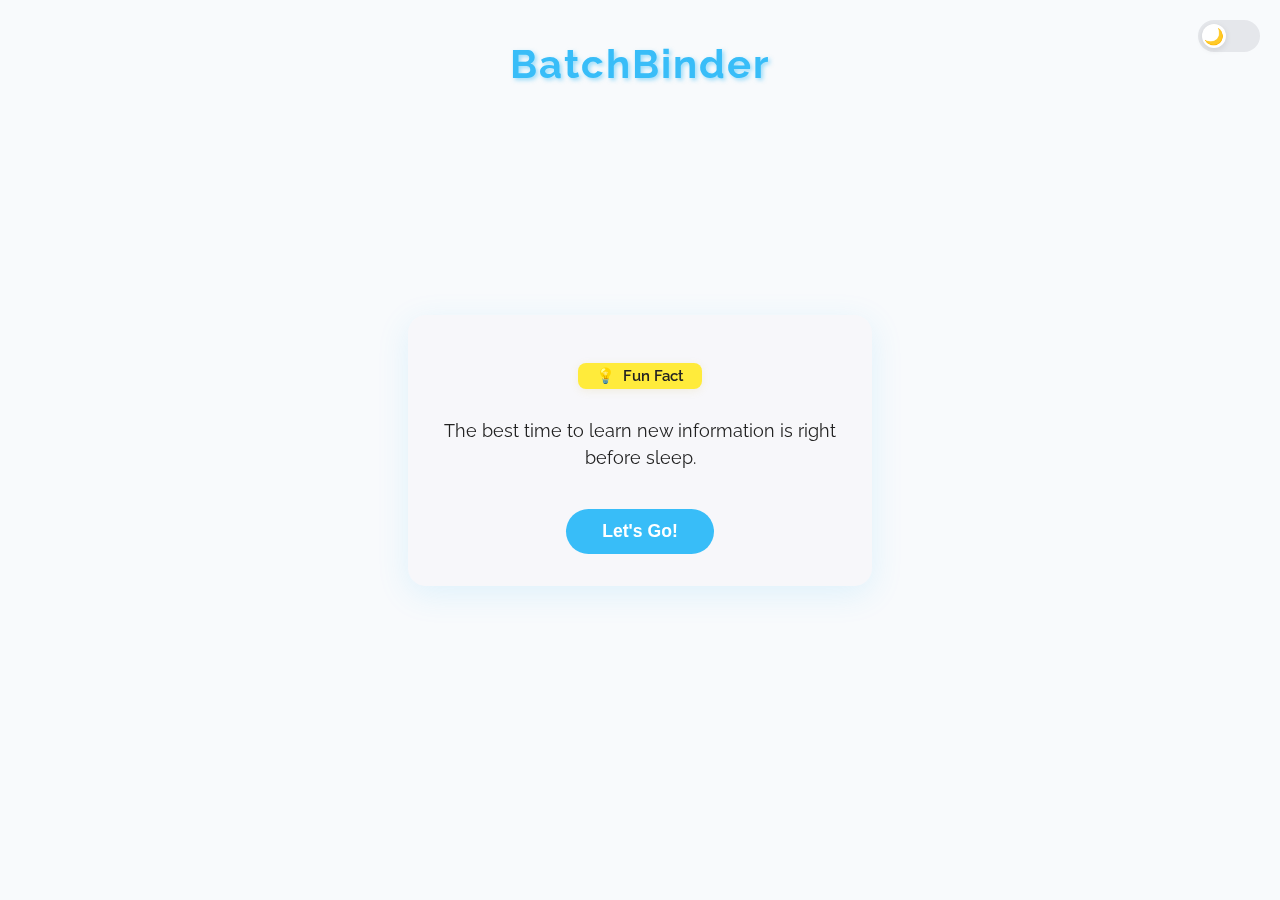
<file: index.html>
<!DOCTYPE html>
<html lang="en">
<head>
    <meta charset="UTF-8">
    <title>Welcome to BatchBinder</title>
    <meta name="viewport" content="width=device-width, initial-scale=1.0">
    <link href="https://fonts.googleapis.com/css?family=Raleway:400,700&display=swap" rel="stylesheet">
    <link rel="stylesheet" href="styles.css">
</head>
<body>
    <button class="theme-toggle-btn" id="themeToggle" aria-label="Toggle theme">
        <span id="themeIcon">🌙</span>
    </button>
    <div class="logo-container">
        <div class="batchbinder-logo">BatchBinder</div>
        <div class="logo-tagline">Your Everyday Backpack!</div>
    </div>
    <div class="particles-bg" id="particles-bg"></div>
    <div class="center-box" id="centerBox">
        <div class="fun-fact-badge">
            <span style="margin-right: 4px;">💡</span> Fun Fact
        </div>
        <div class="fact" id="fact">Loading a fun fact...</div>
        <button class="continue-btn" id="continueBtn">Let's Go!</button>
    </div>
    <script src="script.js"></script>
</body>
</html>
</file>
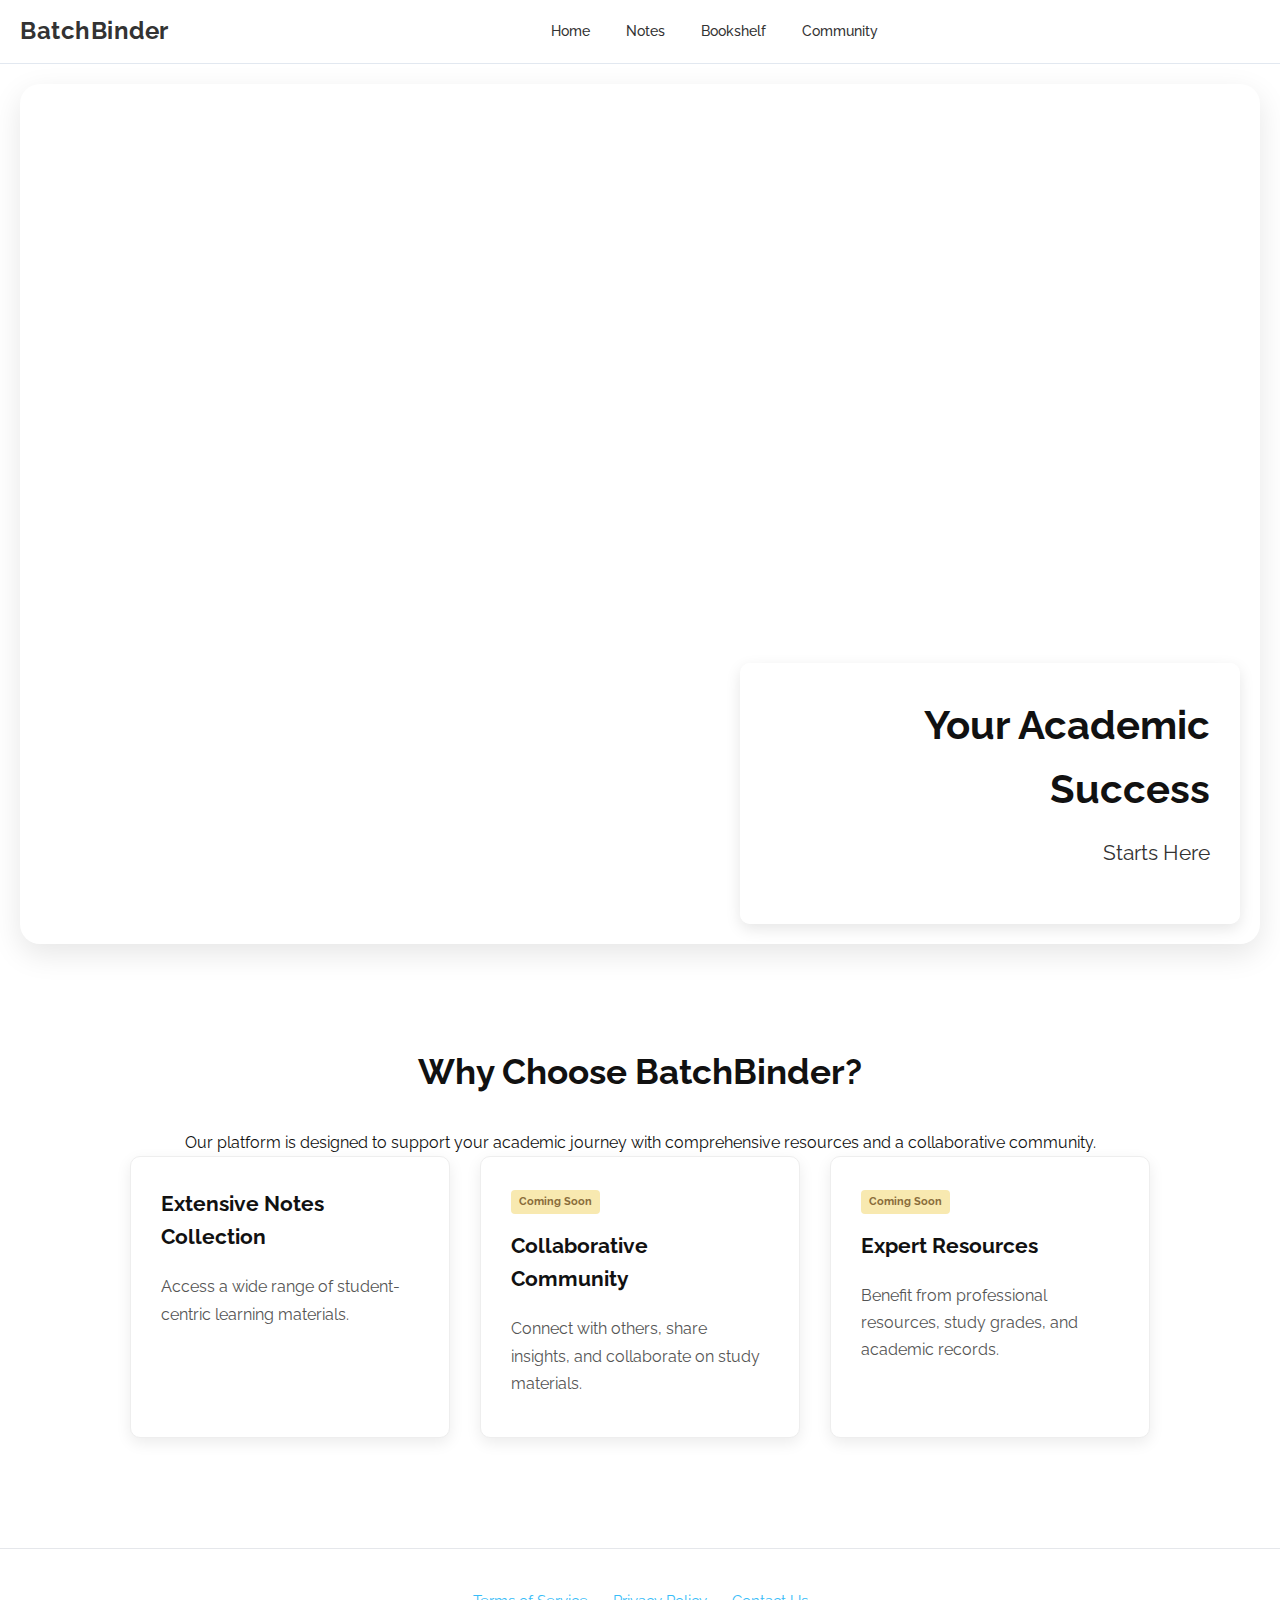
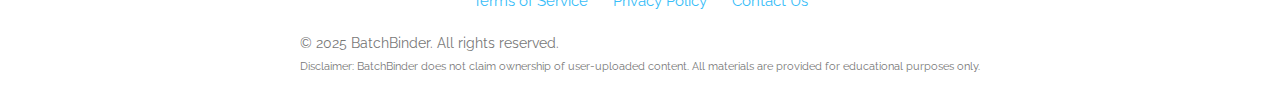
<file: index2.html>
<!DOCTYPE html>
<html lang="en">
<head>
    <meta charset="UTF-8">
    <meta name="viewport" content="width=device-width, initial-scale=1.0, minimum-scale=1.0, maximum-scale=1.0, user-scalable=no">
    <title>BatchBinder-Your Everyday Backpack!</title>
    <link href="https://fonts.googleapis.com/css?family=Raleway:400,700&display=swap" rel="stylesheet">
    <link href="https://fonts.googleapis.com/css?family=Poppins:400,600&display=swap" rel="stylesheet">
    <link href="navbar.css" rel="stylesheet">
    <style>
        * {
            margin: 0;
            padding: 0;
            box-sizing: border-box;
            font-family: 'Raleway', 'Poppins', 'Segoe UI', Tahoma, Geneva, Verdana, sans-serif;
            -webkit-tap-highlight-color: transparent;
        }
        
        html {
            scroll-behavior: smooth;
        }
        
        body {
            background-color: #fff;
            color: #111;
            line-height: 1.6;
            overflow-x: hidden;
        }
        
        .container {
            max-width: 1200px;
            margin: 0 auto;
            padding: 0 20px;
            width: 100%;
        }
        
        /* Mobile Header */
        .mobile-header {
            position: relative;
            height: 60vh;
            min-height: 300px;
            display: flex;
            align-items: center;
            justify-content: center;
            text-align: center;
            padding: 20px;
            background: linear-gradient(rgba(255,255,255,0.7), rgba(255,255,255,0.7)), 
                        url('https://images.unsplash.com/photo-1523050854058-8df90110c9f1?ixlib=rb-4.0.3&auto=format&fit=crop&w=1350&q=80');
            background-size: cover;
            background-position: center;
        }
        
        .mobile-header-content h1 {
            font-size: 2rem;
            margin-bottom: 15px;
            color: #111;
        }
        
        .mobile-header-content p {
            font-size: 1.2rem;
            color: #333;
        }
        
        /* Desktop Header */
        .desktop-header {
            position: relative;
            height: 100vh;
            min-height: 600px;
            display: none;
        }
        
        .header-slideshow {
            position: absolute;
            top: 20px;
            left: 20px;
            right: 20px;
            bottom: 20px;
            z-index: 1;
            overflow: hidden;
            border-radius: 20px;
            box-shadow: 0 10px 30px rgba(0,0,0,0.1);
        }
        
        .slide {
            position: absolute;
            top: 0;
            left: 0;
            width: 100%;
            height: 100%;
            opacity: 0;
            background-size: cover;
            background-position: center;
            animation: slideshow 20s linear infinite;
            border-radius: 20px;
        }
        
        @keyframes slideshow {
            0%, 20% { opacity: 1; }
            25%, 95% { opacity: 0; }
            100% { opacity: 1; }
        }
        
        .slide:nth-child(1) {
            background-image: url('https://images.unsplash.com/photo-1523050854058-8df90110c9f1?ixlib=rb-4.0.3');
            animation-delay: 0s;
        }
        
        .slide:nth-child(2) {
            background-image: url('https://images.unsplash.com/photo-1513258496099-48168024aec0?ixlib=rb-4.0.3');
            animation-delay: 5s;
        }
        
        .slide:nth-child(3) {
            background-image: url('https://images.unsplash.com/photo-1519389950473-47ba0277781c?ixlib=rb-4.0.3');
            animation-delay: 10s;
        }
        
        .slide:nth-child(4) {
            background-image: url('https://images.unsplash.com/photo-1501504905252-473c47e087f8?ixlib=rb-4.0.3');
            animation-delay: 15s;
        }
        
        .desktop-header-content {
            position: absolute;
            right: 40px;
            bottom: 40px;
            z-index: 2;
            background: rgba(255, 255, 255, 0.9);
            padding: 30px;
            max-width: 500px;
            text-align: right;
            border-radius: 10px;
            box-shadow: 0 5px 15px rgba(0,0,0,0.1);
        }
        
        .desktop-header-content h1 {
            font-size: 2.5rem;
            margin-bottom: 15px;
            color: #111;
        }
        
        .desktop-header-content p {
            font-size: 1.3rem;
            color: #333;
            margin-bottom: 25px;
        }
        
        /* Mobile Features */
        .mobile-features {
            padding: 40px 0;
            text-align: center;
        }
        
        .mobile-features h2 {
            font-size: 1.8rem;
            margin-bottom: 20px;
            color: #111;
        }
        
        .mobile-features-content {
            padding: 0 15px;
            max-width: 600px;
            margin: 0 auto;
        }
        
        .mobile-features-content p {
            margin-bottom: 20px;
            line-height: 1.7;
            color: #333;
            font-size: 1.1rem;
        }
        
        /* Desktop Features */
        .desktop-features {
            padding: 80px 0;
            text-align: center;
            display: none;
        }
        
        .desktop-features h2 {
            font-size: 2.2rem;
            margin-bottom: 30px;
            color: #111;
        }
        
        .desktop-features > p {
            max-width: 700px;
            margin: 0 auto 60px;
            font-size: 1.1rem;
            color: #555;
        }
        
        .features-container {
            display: flex;
            justify-content: center;
            gap: 30px;
            flex-wrap: wrap;
        }
        
        .feature {
            width: 320px;
            padding: 30px;
            background-color: #fff;
            border-radius: 10px;
            box-shadow: 0 5px 15px rgba(0, 0, 0, 0.08);
            text-align: left;
            border: 1px solid #eee;
            transition: all 0.3s ease;
            margin-bottom: 30px;
        }
        
        .feature:hover {
            transform: translateY(-10px);
            box-shadow: 0 15px 30px rgba(0, 0, 0, 0.12);
        }
        
        .feature h3 {
            font-size: 1.3rem;
            margin-bottom: 20px;
            color: #111;
        }
        
        .feature p {
            color: #555;
            line-height: 1.7;
            margin-bottom: 10px;
        }
        
        .coming-soon-badge {
            display: inline-block;
            background: #f8e9b0;
            color: #8a6d3b;
            font-size: 0.7rem;
            font-weight: 700;
            padding: 3px 8px;
            border-radius: 4px;
            margin-bottom: 15px;
        }
        /* Footer */
        .footer {
            width: 100%;
            padding: 40px 0 30px;
            background: #fff;
            border-top: 1px solid #e5e7eb;
        }
        
        .footer-content {
            display: flex;
            flex-direction: column;
            align-items: center;
        }
        
        .footer-links {
            display: flex;
            gap: 25px;
            margin-bottom: 20px;
        }
        
        .footer-link {
            color: #38bdf8;
            text-decoration: none;
            font-size: 0.95rem;
            transition: color 0.2s;
        }
        
        .footer-link:hover {
            color: #0ea5e9;
            text-decoration: underline;
        }
        
        .copyright {
            font-size: 0.85rem;
            color: #777;
        }
    
        
        /* Responsive Breakpoints */
        @media (max-width: 991px) {
            .mobile-header {
                display: flex;
            }
            .mobile-features {
                display: block;
            }
            .mobile-cta {
                display: block;
            }
            .desktop-header,
            .desktop-features{
                display: none;
            }
            
            .login-btn {
                display: none;
            }
            
            .navbar-links a.login-btn {
                display: block;
                text-align: center;
                margin-top: 15px;
                width: 100%;
            }
        }
        
        @media (min-width: 992px) {
            .mobile-header,
            .mobile-features,
            .mobile-cta {
                display: none;
            }
            .desktop-header,
            .desktop-features{
                display: block;
            }
            
            .login-btn {
                display: inline-block;
            }
        }
    </style>
</head>
<body>
    <nav class="navbar">
        <a href="index2.html" class="navbar-logo">BatchBinder</a>
        <div class="navbar-links">
            <a href="#">Home</a>
            <a href="notes.html">Notes</a>
            <a href="#" onclick="showComingSoonMessage('Bookshelf'); return false;">Bookshelf</a>
            <a href="#" onclick="showComingSoonMessage('Collaborative Community'); return false;">Community</a>
        </div>
        <button class="hamburger" id="hamburger" aria-label="Menu">
            <span></span>
            <span></span>
            <span></span>
        </button>
    </nav>

    <!-- Mobile Header -->
    <header class="mobile-header">
        <div class="mobile-header-content">
            <h1>Your Academic Success</h1>
            <p>Starts Here</p>
        </div>
    </header>

    <!-- Desktop Header -->
    <header class="desktop-header">
        <div class="header-slideshow">
            <div class="slide"></div>
            <div class="slide"></div>
            <div class="slide"></div>
            <div class="slide"></div>
        </div>
        <div class="desktop-header-content">
            <h1>Your Academic Success</h1>
            <p>Starts Here</p>
        </div>
    </header>

    <!-- Mobile Features -->
    <section class="mobile-features">
        <div class="container">
            <h2>Why Choose BatchBinder?</h2>
            <div class="mobile-features-content">
                <p>Our platform is designed to support your academic journey with comprehensive resources.</p>
                <p>Access a wide range of student-centric learning materials.</p>
            </div>
        </div>
    </section>

    <!-- Desktop Features -->
    <section class="desktop-features">
        <div class="container">
            <h2>Why Choose BatchBinder?</h2>
            <p>Our platform is designed to support your academic journey with comprehensive resources and a collaborative community.</p>
            <div class="features-container">
                <div class="feature">
                    <h3>Extensive Notes Collection</h3>
                    <p>Access a wide range of student-centric learning materials.</p>
                </div>
                <div class="feature" onclick="showComingSoonMessage('Collaborative Community')" style="cursor: pointer;">
                    <span class="coming-soon-badge">Coming Soon</span>
                    <h3>Collaborative Community</h3>
                    <p>Connect with others, share insights, and collaborate on study materials.</p>
                </div>
                <div class="feature" onclick="showComingSoonMessage('Expert Resources')" style="cursor: pointer;">
                    <span class="coming-soon-badge">Coming Soon</span>
                    <h3>Expert Resources</h3>
                    <p>Benefit from professional resources, study grades, and academic records.</p>
                </div>
            </div>
        </div>
    </section>
<!-- Footer -->
<footer class="footer">
    <div class="container">
        <div class="footer-content">
            <div class="footer-links">
                <a href="terms.html" class="footer-link">Terms of Service</a>
                <a href="privacy.html" class="footer-link">Privacy Policy</a>
                <a href="contact.html" class="footer-link">Contact Us</a>
            </div>
            <div class="copyright">
                &copy; 2025 BatchBinder. All rights reserved.<br>
                <small>Disclaimer: BatchBinder does not claim ownership of user-uploaded content. All materials are provided for educational purposes only.</small>
            </div>
        </div>
    </div>
</footer>

    <script src="index2.js"></script>
</body>
</html>
</file>
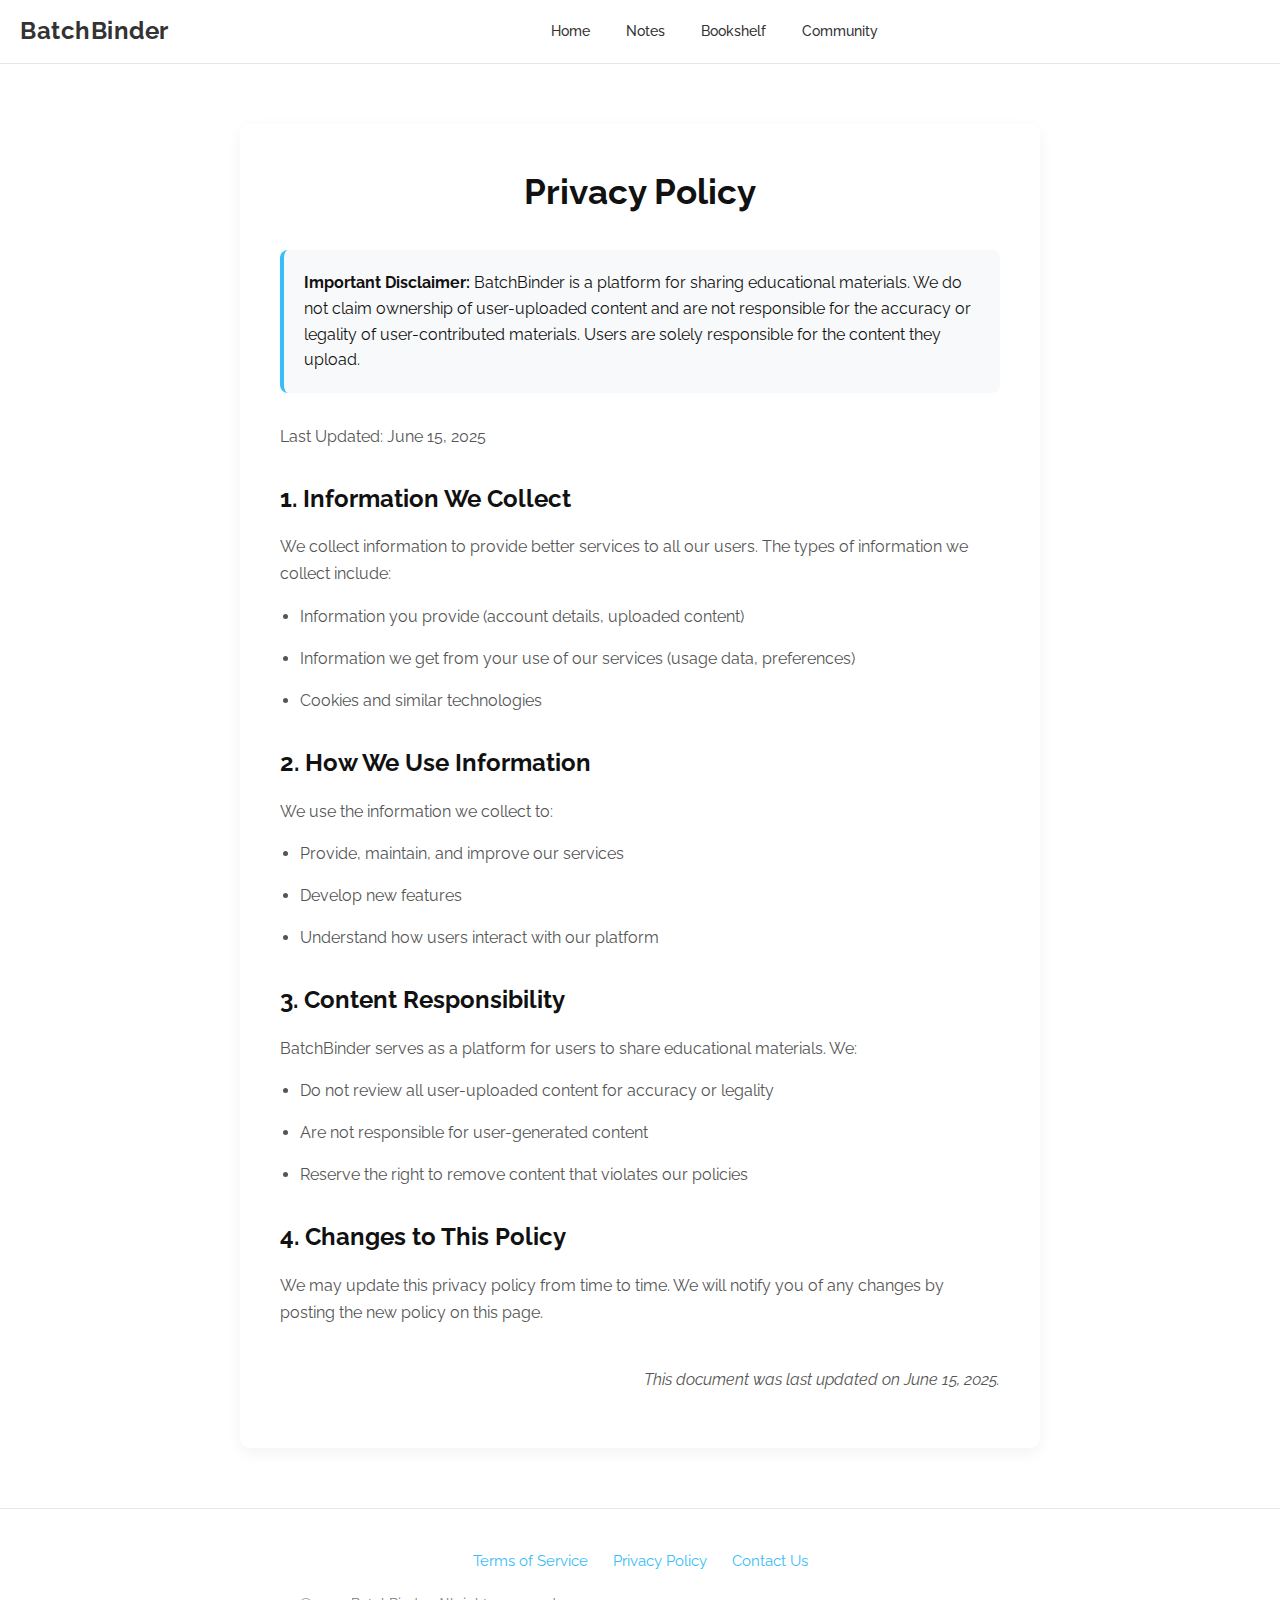
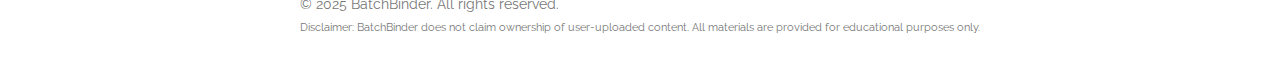
<file: privacy.html>
<!DOCTYPE html>
<html lang="en">
<head>
    <meta charset="UTF-8">
    <meta name="viewport" content="width=device-width, initial-scale=1.0">
    <title>Privacy Policy - BatchBinder</title>
    <link href="https://fonts.googleapis.com/css?family=Raleway:400,700&display=swap" rel="stylesheet">
    <link href="https://fonts.googleapis.com/css?family=Poppins:400,600&display=swap" rel="stylesheet">
    <link href="navbar.css" rel="stylesheet">
    <style>
        /* Reuse your existing styles from index.html */
        * {
            margin: 0;
            padding: 0;
            box-sizing: border-box;
            font-family: 'Raleway', 'Poppins', 'Segoe UI', Tahoma, Geneva, Verdana, sans-serif;
            -webkit-tap-highlight-color: transparent;
        }
        
        body {
            background-color: #fff;
            color: #111;
            line-height: 1.6;
        }
        
        .container {
            max-width: 1200px;
            margin: 0 auto;
            padding: 0 20px;
            width: 100%;
        }
        
        .policy-container {
            max-width: 800px;
            margin: 60px auto;
            padding: 40px;
            background: #fff;
            border-radius: 10px;
            box-shadow: 0 5px 15px rgba(0,0,0,0.05);
        }
        
        h1 {
            font-size: 2.2rem;
            margin-bottom: 30px;
            color: #111;
            text-align: center;
        }
        
        h2 {
            font-size: 1.5rem;
            margin: 30px 0 15px;
            color: #111;
        }
        
        p, li {
            color: #555;
            margin-bottom: 15px;
            line-height: 1.7;
        }
        
        ul {
            padding-left: 20px;
        }
        
        .last-updated {
            text-align: right;
            font-style: italic;
            color: #777;
            margin-top: 40px;
        }
        
        .disclaimer {
            background-color: #f8f9fa;
            padding: 20px;
            border-radius: 8px;
            margin: 30px 0;
            border-left: 4px solid #38bdf8;
        }
        
        .disclaimer strong {
            color: #111;
        }
         .footer {
            width: 100%;
            padding: 40px 0 30px;
            background: #fff;
            border-top: 1px solid #e5e7eb;
        }
        
        .footer-content {
            display: flex;
            flex-direction: column;
            align-items: center;
        }
        
        .footer-links {
            display: flex;
            gap: 25px;
            margin-bottom: 20px;
        }
        
        .footer-link {
            color: #38bdf8;
            text-decoration: none;
            font-size: 0.95rem;
            transition: color 0.2s;
        }
        
        .footer-link:hover {
            color: #0ea5e9;
            text-decoration: underline;
        }
        
        .copyright {
            font-size: 0.85rem;
            color: #777;
        }
    </style>
</head>
<body>
    <nav class="navbar">
        <a href="index2.html" class="navbar-logo">BatchBinder</a>
        <div class="navbar-links">
            <a href="index2.html">Home</a>
            <a href="notes.html">Notes</a>
            <a href="#" onclick="showComingSoonMessage('Bookshelf'); return false;">Bookshelf</a>
            <a href="#" onclick="showComingSoonMessage('Collaborative Community'); return false;">Community</a>
        </div>
        <button class="hamburger" id="hamburger" aria-label="Menu">
            <span></span>
            <span></span>
            <span></span>
        </button>
    </nav>

    <div class="container">
        <div class="policy-container">
            <h1>Privacy Policy</h1>
            
            <div class="disclaimer">
                <strong>Important Disclaimer:</strong> BatchBinder is a platform for sharing educational materials. 
                We do not claim ownership of user-uploaded content and are not responsible for the accuracy or 
                legality of user-contributed materials. Users are solely responsible for the content they upload.
            </div>
            
            <p>Last Updated: June 15, 2025</p>
            
            <h2>1. Information We Collect</h2>
            <p>We collect information to provide better services to all our users. The types of information we collect include:</p>
            <ul>
                <li>Information you provide (account details, uploaded content)</li>
                <li>Information we get from your use of our services (usage data, preferences)</li>
                <li>Cookies and similar technologies</li>
            </ul>
            
            <h2>2. How We Use Information</h2>
            <p>We use the information we collect to:</p>
            <ul>
                <li>Provide, maintain, and improve our services</li>
                <li>Develop new features</li>
                <li>Understand how users interact with our platform</li>
            </ul>
            
            <h2>3. Content Responsibility</h2>
            <p>BatchBinder serves as a platform for users to share educational materials. We:</p>
            <ul>
                <li>Do not review all user-uploaded content for accuracy or legality</li>
                <li>Are not responsible for user-generated content</li>
                <li>Reserve the right to remove content that violates our policies</li>
            </ul>
            
            <h2>4. Changes to This Policy</h2>
            <p>We may update this privacy policy from time to time. We will notify you of any changes by posting the new policy on this page.</p>
            
            <div class="last-updated">
                <p>This document was last updated on June 15, 2025.</p>
            </div>
        </div>
    </div>

    <footer class="footer">
        <div class="container">
            <div class="footer-content">
                <div class="footer-links">
                    <a href="terms.html" class="footer-link">Terms of Service</a>
                    <a href="privacy.html" class="footer-link">Privacy Policy</a>
                    <a href="contact.html" class="footer-link">Contact Us</a>
                </div>
                <div class="copyright">
                    &copy; 2025 BatchBinder. All rights reserved.<br>
                    <small>Disclaimer: BatchBinder does not claim ownership of user-uploaded content. All materials are provided for educational purposes only.</small>
                </div>
            </div>
        </div>
    </footer>

    <script src="index2.js"></script>
</body>
</html>
</file>
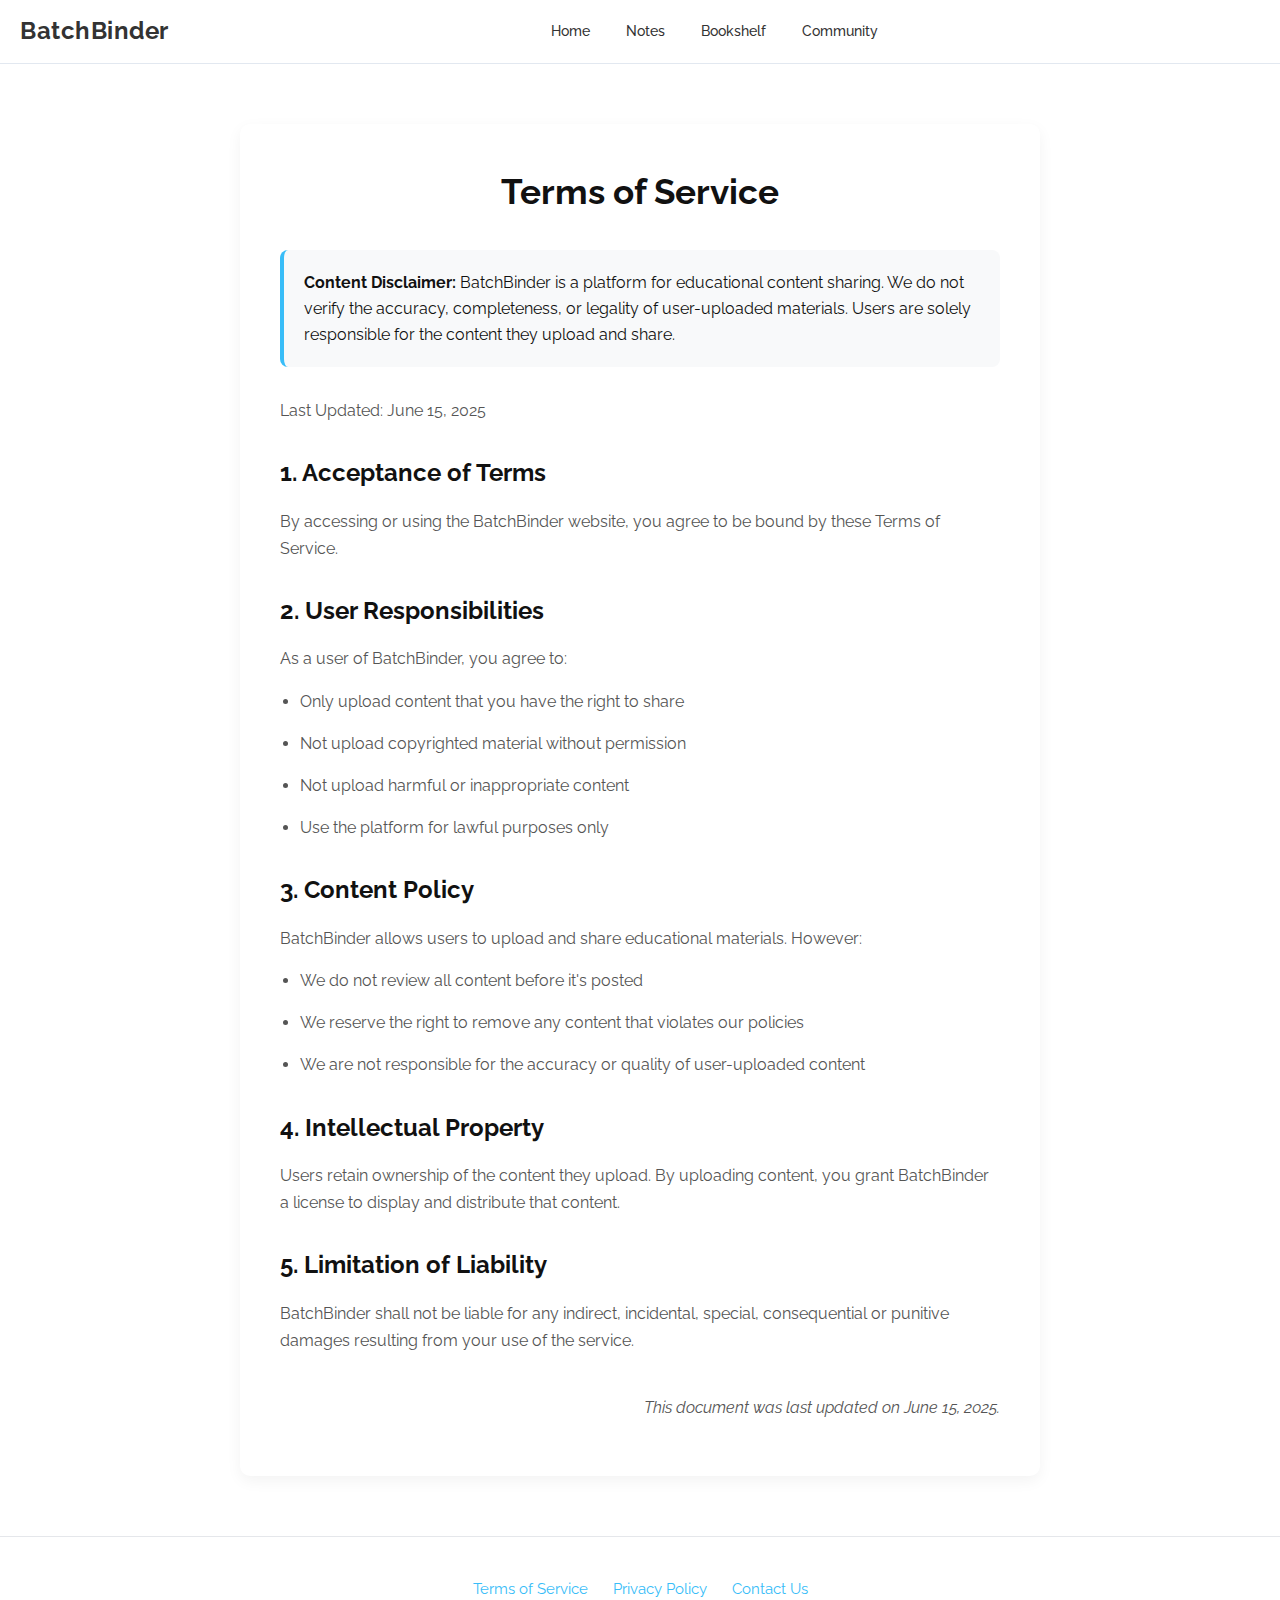
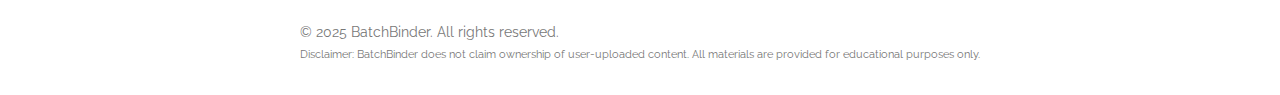
<file: terms.html>
<!DOCTYPE html>
<html lang="en">
<head>
    <meta charset="UTF-8">
    <meta name="viewport" content="width=device-width, initial-scale=1.0">
    <title>Terms of Service - BatchBinder</title>
    <link href="https://fonts.googleapis.com/css?family=Raleway:400,700&display=swap" rel="stylesheet">
    <link href="https://fonts.googleapis.com/css?family=Poppins:400,600&display=swap" rel="stylesheet">
    <link href="navbar.css" rel="stylesheet">
    <style>
        /* Reuse the same styles as privacy.html */
        * {
            margin: 0;
            padding: 0;
            box-sizing: border-box;
            font-family: 'Raleway', 'Poppins', 'Segoe UI', Tahoma, Geneva, Verdana, sans-serif;
            -webkit-tap-highlight-color: transparent;
        }
        
        body {
            background-color: #fff;
            color: #111;
            line-height: 1.6;
        }
        
        .container {
            max-width: 1200px;
            margin: 0 auto;
            padding: 0 20px;
            width: 100%;
        }
        
        .terms-container {
            max-width: 800px;
            margin: 60px auto;
            padding: 40px;
            background: #fff;
            border-radius: 10px;
            box-shadow: 0 5px 15px rgba(0,0,0,0.05);
        }
        
        h1 {
            font-size: 2.2rem;
            margin-bottom: 30px;
            color: #111;
            text-align: center;
        }
        
        h2 {
            font-size: 1.5rem;
            margin: 30px 0 15px;
            color: #111;
        }
        
        p, li {
            color: #555;
            margin-bottom: 15px;
            line-height: 1.7;
        }
        
        ul {
            padding-left: 20px;
        }
        
        .last-updated {
            text-align: right;
            font-style: italic;
            color: #777;
            margin-top: 40px;
        }
        
        .disclaimer {
            background-color: #f8f9fa;
            padding: 20px;
            border-radius: 8px;
            margin: 30px 0;
            border-left: 4px solid #38bdf8;
        }
        
        .disclaimer strong {
            color: #111;
        }
         .footer {
            width: 100%;
            padding: 40px 0 30px;
            background: #fff;
            border-top: 1px solid #e5e7eb;
        }
        
        .footer-content {
            display: flex;
            flex-direction: column;
            align-items: center;
        }
        
        .footer-links {
            display: flex;
            gap: 25px;
            margin-bottom: 20px;
        }
        
        .footer-link {
            color: #38bdf8;
            text-decoration: none;
            font-size: 0.95rem;
            transition: color 0.2s;
        }
        
        .footer-link:hover {
            color: #0ea5e9;
            text-decoration: underline;
        }
        
        .copyright {
            font-size: 0.85rem;
            color: #777;
        }
    </style>
</head>
<body>
    <nav class="navbar">
        <a href="index2.html" class="navbar-logo">BatchBinder</a>
        <div class="navbar-links">
            <a href="index2.html">Home</a>
            <a href="notes.html">Notes</a>
            <a href="#" onclick="showComingSoonMessage('Bookshelf'); return false;">Bookshelf</a>
            <a href="#" onclick="showComingSoonMessage('Collaborative Community'); return false;">Community</a>
        </div>
        <button class="hamburger" id="hamburger" aria-label="Menu">
            <span></span>
            <span></span>
            <span></span>
        </button>
    </nav>

    <div class="container">
        <div class="terms-container">
            <h1>Terms of Service</h1>
            
            <div class="disclaimer">
                <strong>Content Disclaimer:</strong> BatchBinder is a platform for educational content sharing. 
                We do not verify the accuracy, completeness, or legality of user-uploaded materials. 
                Users are solely responsible for the content they upload and share.
            </div>
            
            <p>Last Updated: June 15, 2025</p>
            
            <h2>1. Acceptance of Terms</h2>
            <p>By accessing or using the BatchBinder website, you agree to be bound by these Terms of Service.</p>
            
            <h2>2. User Responsibilities</h2>
            <p>As a user of BatchBinder, you agree to:</p>
            <ul>
                <li>Only upload content that you have the right to share</li>
                <li>Not upload copyrighted material without permission</li>
                <li>Not upload harmful or inappropriate content</li>
                <li>Use the platform for lawful purposes only</li>
            </ul>
            
            <h2>3. Content Policy</h2>
            <p>BatchBinder allows users to upload and share educational materials. However:</p>
            <ul>
                <li>We do not review all content before it's posted</li>
                <li>We reserve the right to remove any content that violates our policies</li>
                <li>We are not responsible for the accuracy or quality of user-uploaded content</li>
            </ul>
            
            <h2>4. Intellectual Property</h2>
            <p>Users retain ownership of the content they upload. By uploading content, you grant BatchBinder a license to display and distribute that content.</p>
            
            <h2>5. Limitation of Liability</h2>
            <p>BatchBinder shall not be liable for any indirect, incidental, special, consequential or punitive damages resulting from your use of the service.</p>
            
            <div class="last-updated">
                <p>This document was last updated on June 15, 2025.</p>
            </div>
        </div>
    </div>

    <footer class="footer">
        <div class="container">
            <div class="footer-content">
                <div class="footer-links">
                    <a href="terms.html" class="footer-link">Terms of Service</a>
                    <a href="privacy.html" class="footer-link">Privacy Policy</a>
                    <a href="contact.html" class="footer-link">Contact Us</a>
                </div>
                <div class="copyright">
                    &copy; 2025 BatchBinder. All rights reserved.<br>
                    <small>Disclaimer: BatchBinder does not claim ownership of user-uploaded content. All materials are provided for educational purposes only.</small>
                </div>
            </div>
        </div>
    </footer>

    <script src="index2.js"></script>
</body>
</html>
</file>
<file: styles.css>
body {
    min-height: 100vh;
    margin: 0;
    background: #f8fafc;
    display: flex;
    align-items: center;
    justify-content: center;
    font-family: 'Raleway', Arial, sans-serif;
    overflow: hidden;
    transition: background-color 0.3s ease, color 0.3s ease;
}

body.dark-mode {
    background: #111;
    color: linen;
}

.logo-container {
    position: fixed;
    top: 40px;
    left: 50%;
    transform: translateX(-50%);
    z-index: 2;
    text-align: center;
}

.batchbinder-logo {
    font-size: 2.5rem;
    font-weight: bold;
    letter-spacing: 2px;
    color: #38bdf8;
    display: inline-block;
    text-shadow: 2px 2px 4px rgba(56,189,248,0.5);
    transition: transform 0.3s cubic-bezier(.4,2,.6,1);
}

.logo-tagline {
    position: absolute;
    width: 100%;
    text-align: center;
    left: 0;
    top: 100%;
    font-size: 0.9rem;
    color: #666;
    opacity: 0;
    transform: translateY(-10px);
    transition: all 0.3s ease;
}

body.dark-mode .logo-tagline {
    color: #aaa;
}

.logo-container:hover .batchbinder-logo {
    transform: translateY(-5px);
}

.logo-container:hover .logo-tagline {
    opacity: 1;
    transform: translateY(0);
}

.theme-toggle-btn {
    position: fixed;
    top: 20px;
    right: 20px;
    background: #e5e7eb;
    border: none;
    cursor: pointer;
    width: 62px;
    height: 32px;
    border-radius: 16px;
    transition: all 0.3s ease;
    margin-bottom: 20px;
    display: flex;
    align-items: center;
    padding: 4px;
    z-index: 10;
}

#themeIcon {
    position: absolute;
    width: 24px;
    height: 24px;
    background: #fff;
    border-radius: 50%;
    display: flex;
    align-items: center;
    justify-content: center;
    font-size: 16px;
    transform: translateX(0);
    transition: transform 0.3s ease, background-color 0.3s;
    box-shadow: 0 2px 6px rgba(0,0,0,0.1);
}

.theme-toggle-btn.dark {
    background: #1e293b;
}

.theme-toggle-btn.dark #themeIcon {
    transform: translateX(30px);
    background: #0ea5e9;
}

.particles-bg {
    position: fixed;
    inset: 0;
    z-index: 0;
    pointer-events: none;
    perspective: 1000px;
}

.particle {
    position: absolute;
    border-radius: 50%;
    opacity: 0;
    animation: particleFloat 4s cubic-bezier(0.4, 0, 0.2, 1) infinite;
}

@keyframes particleFloat {
    0% {
        transform: translateY(100vh) translateZ(0) rotate(0deg);
        opacity: 0;
    }
    20% { opacity: 1; }
    90% { opacity: 1; }
    100% {
        transform: translateY(-20vh) translateZ(100px) rotate(360deg);
        opacity: 0;
    }
}

.center-box {
    background: #f7f7fa;
    border-radius: 18px;
    box-shadow: 0 8px 32px rgba(56,189,248,0.13);
    padding: 48px 32px 32px 32px;
    text-align: center;
    max-width: 400px;
    width: 90%;
    border: none;
    position: relative;
    z-index: 1;
    transition: background-color 0.3s ease, color 0.3s ease, box-shadow 0.3s ease;
    display: flex;
    flex-direction: column;
    align-items: center;
    margin: 20px;
}

.fun-fact-badge {
    position: relative;
    display: block;
    font-size: 0.95rem;
    color: #222;
    background: #ffeb3b;
    padding: 4px 18px;
    border-radius: 8px;
    margin-bottom: 28px;
    margin-top: 0;
    font-weight: 600;
    box-shadow: 0 2px 8px rgba(212,175,55,0.13);
    left: 0;
    right: 0;
    text-align: center;
}

body.dark-mode .fun-fact-badge {
    color: #222;
    background: #ffe066;
}

body.dark-mode .center-box {
    background: #1a1a1a;
    color: linen;
    box-shadow: 0 8px 32px rgba(56,189,248,0.2);
}

body.dark-mode .fact {
    color: linen;
}

.fact {
    font-size: 1.15rem;
    color: #222;
    margin-bottom: 32px;
    min-height: 60px;
    line-height: 1.5;
}

.continue-btn {
    background: #38bdf8;
    color: #fff;
    border: none;
    border-radius: 24px;
    padding: 12px 36px;
    font-size: 1.1rem;
    font-weight: bold;
    cursor: pointer;
    transition: background 0.2s, opacity 0.4s;
}

.continue-btn:hover {
    background: #0ea5e9;
}

.fade-out {
    opacity: 0;
    pointer-events: none;
    transition: all 0.7s cubic-bezier(.4,2,.6,1);
}

@media (max-width: 700px) {
    .theme-toggle-btn {
        display: none !important;
    }
    body {
        background: #f8fafc !important;
        color: #222 !important;
    }
    .center-box {
        background: #e6e6ea !important;
        color: #111 !important;
        box-shadow: 0 4px 24px rgba(56, 56, 56, 0.10) !important;
        padding: 36px 24px;
        width: 85%;
    }
    .center-box .fact {
        color: #111 !important;
        font-size: 1rem;
    }
    .batchbinder-logo {
        font-size: 2rem;
    }
    .continue-btn {
        padding: 10px 30px;
        font-size: 1rem;
    }
}
</file>
<file: navbar.css>
/* Base Styles */
:root {
    --primary-color: #38bdf8;
    --primary-hover: #0ea5e9;
    --secondary-color: #64748b;
    --error-color: #dc2626;
    --success-color: #059669;
    --bg-color: #f5f7fa;
    --card-color: #ffffff;
    --text-color: #333333;
    --border-color: #e2e8f0;
    --shadow: 0 2px 10px rgba(0, 0, 0, 0.1);
}

body.dark-mode {
    --bg-color: #1e293b;
    --card-color: #334155;
    --text-color: #f8fafc;
    --border-color: #475569;
    --shadow: 0 2px 10px rgba(0, 0, 0, 0.3);
}

* {
    margin: 0;
    padding: 0;
    box-sizing: border-box;
    font-family: 'Raleway', 'Poppins', sans-serif;
    transition: background-color 0.3s ease, color 0.3s ease;
}

body {
    background-color: var(--bg-color);
    color: var(--text-color);
    line-height: 1.6;
}

/* Navbar Styles */
.navbar {
    width: 100%;
    background: var(--card-color);
    color: var(--text-color);
    display: flex;
    flex-wrap: wrap;
    align-items: center;
    justify-content: space-between;
    padding: 10px 15px;
    position: relative;
    z-index: 10;
    border-bottom: 1px solid var(--border-color);
}

.navbar-logo {
    font-size: 1.5rem;
    font-weight: bold;
    letter-spacing: 0.5px;
    color: var(--text-color);
    text-decoration: none;
    display: flex;
    align-items: center;
    margin-right: auto;
    transition: transform 0.25s, box-shadow 0.25s;
}
.navbar-links {
    display: none;
    width: 100%;
    flex-direction: column;
    gap: 15px;
    align-items: flex-start;
    padding: 15px 0;
    order: 3;
}

.navbar-links.active {
    display: flex;
}

.navbar-links a {
    color: var(--text-color);
    text-decoration: none;
    font-size: 0.95rem;
    font-weight: 500;
    transition: color 0.2s;
    padding: 5px 0;
    width: 100%;
    display: block;
    position: relative;
}

.navbar-links a:hover {
    color: var(--primary-color);
}

.navbar-links a::after {
    content: '';
    position: absolute;
    bottom: -5px;
    left: 0;
    width: 100%;
    height: 2px;
    background: currentColor;
    transform: scaleX(0);
    transition: transform 0.3s ease;
}

.navbar-links a:hover::after {
    transform: scaleX(1);
}

.navbar-links a.active {
    color: var(--primary-color);
}

.navbar-actions {
    display: flex;
    align-items: center;
    gap: 10px;
    margin-left: auto;
}

.navbar-btn {
    border-radius: 18px;
    border: none;
    background: var(--primary-color);
    color: white;
    padding: 6px 15px;
    font-weight: 600;
    font-size: 0.9rem;
    cursor: pointer;
    transition: all 0.2s;
    text-decoration: none;
    box-shadow: 0 2px 8px rgba(56,189,248,0.08);
    outline: none;
    display: inline-block;
}

.navbar-btn:hover {
    background: var(--primary-hover);
    transform: translateY(-2px) scale(1.04);
    box-shadow: 0 4px 12px rgba(56,189,248,0.18);
}

.theme-toggle-btn {
    background: var(--border-color);
    border: none;
    cursor: pointer;
    position: relative;
    width: 56px;
    height: 28px;
    border-radius: 14px;
    transition: all 0.3s ease;
    display: flex;
    align-items: center;
    padding: 3px;
}

#themeIcon {
    position: absolute;
    width: 22px;
    height: 22px;
    background: var(--card-color);
    border-radius: 50%;
    display: flex;
    align-items: center;
    justify-content: center;
    font-size: 14px;
    transform: translateX(0);
    transition: transform 0.3s ease;
    box-shadow: var(--shadow);
}

.theme-toggle-btn.dark {
    background: #1e293b;
}

.theme-toggle-btn.dark #themeIcon {
    transform: translateX(28px);
    background: var(--primary-color);
}

.hamburger {
    display: flex;
    flex-direction: column;
    justify-content: space-around;
    width: 28px;
    height: 24px;
    background: transparent;
    border: none;
    cursor: pointer;
    padding: 0;
    margin-left: 10px;
    z-index: 10;
}

.hamburger span {
    width: 100%;
    height: 3px;
    background: var(--text-color);
    border-radius: 3px;
    transition: all 0.3s ease;
    transform-origin: left center;
}

.hamburger.active span:nth-child(1) {
    transform: rotate(45deg) translate(1px, -1px);
}

.hamburger.active span:nth-child(2) {
    opacity: 0;
}

.hamburger.active span:nth-child(3) {
    transform: rotate(-45deg) translate(1px, 1px);
}

/* Container and Content Styles */
.container {
    max-width: 1200px;
    margin: 0 auto;
    padding: 20px;
}

.btn {
    padding: 12px 20px;
    border: none;
    border-radius: 6px;
    cursor: pointer;
    font-size: 16px;
    font-weight: 600;
    transition: all 0.3s;
    display: inline-block;
    text-align: center;
}

.btn-primary {
    background: var(--primary-color);
    color: white;
}

.btn-primary:hover {
    background: var(--primary-hover);
    transform: translateY(-2px);
}

.btn-secondary {
    background: var(--secondary-color);
    color: white;
}

.btn-secondary:hover {
    background: var(--secondary-hover);
}

.btn-block {
    width: 100%;
    display: block;
}

.message {
    padding: 10px;
    border-radius: 6px;
    margin: 10px 0;
    text-align: center;
}

.error-message {
    background-color: rgba(220, 38, 38, 0.1);
    color: var(--error-color);
}

.success-message {
    background-color: rgba(5, 150, 105, 0.1);
    color: var(--success-color);
}

.loading {
    text-align: center;
    padding: 20px;
    color: var(--secondary-color);
}

.empty-state {
    text-align: center;
    padding: 40px;
    color: var(--secondary-color);
}

.error-state {
    text-align: center;
    padding: 40px;
    color: var(--error-color);
}

/* Desktop Styles */
@media (min-width: 768px) {
    .navbar {
        flex-wrap: nowrap;
        padding: 0 20px;
        height: 64px;
    }
    
    .navbar-logo {
        margin-right: 0;
    }
    
    .navbar-links {
        display: flex;
        flex-direction: row;
        width: auto;
        gap: 20px;
        padding: 0;
        order: 0;
        margin: 0 auto;
    }
    
    .navbar-links a {
        width: auto;
        padding: 2px 8px;
        font-size: 0.89rem;
    }
    
    .navbar-actions {
        margin-left: 0;
    }
    
    .hamburger {
        display: none;
    }
}
</file>
